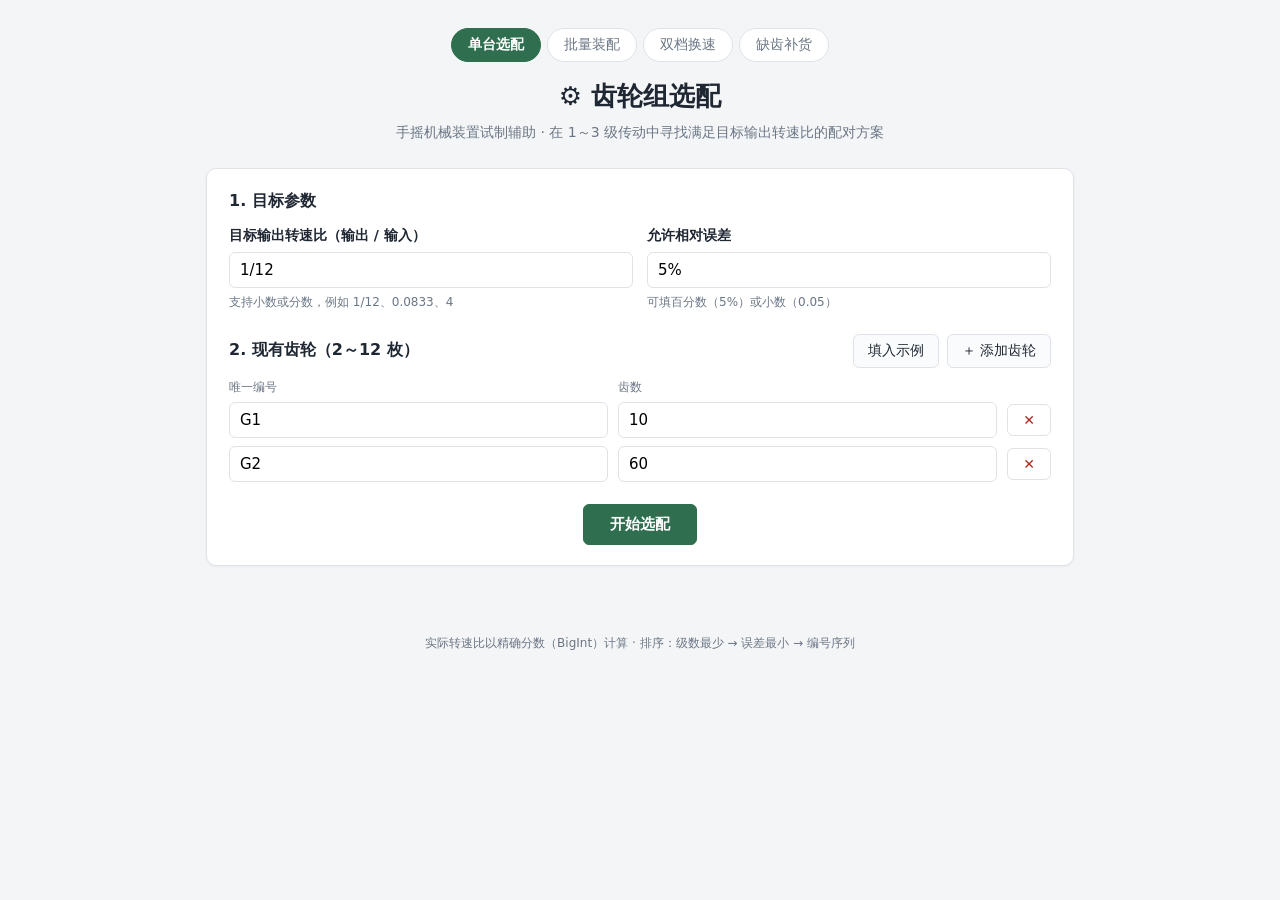
<file: public/index.html>
<!DOCTYPE html>
<html lang="zh-CN">
<head>
  <meta charset="UTF-8" />
  <meta name="viewport" content="width=device-width, initial-scale=1.0" />
  <title>齿轮组选配 · 手摇机械试制</title>
  <link rel="stylesheet" href="styles.css" />
</head>
<body>
  <header class="site-header">
    <nav class="top-nav">
      <a href="/" class="active">单台选配</a>
      <a href="/batch">批量装配</a>
      <a href="/dual-speed">双档换速</a>
      <a href="/procure">缺齿补货</a>
    </nav>
    <h1>⚙️ 齿轮组选配</h1>
    <p class="subtitle">手摇机械装置试制辅助 · 在 1～3 级传动中寻找满足目标输出转速比的配对方案</p>
  </header>

  <main>
    <form id="search-form" class="card">
      <section>
        <h2>1. 目标参数</h2>
        <div class="grid two">
          <label class="field">
            <span>目标输出转速比（输出 / 输入）</span>
            <input id="target" name="target" value="1/12" placeholder="如 0.0833 或 1/12" required />
            <small>支持小数或分数，例如 1/12、0.0833、4</small>
          </label>
          <label class="field">
            <span>允许相对误差</span>
            <input id="tolerance" name="tolerance" value="5%" placeholder="如 5% 或 0.05" required />
            <small>可填百分数（5%）或小数（0.05）</small>
          </label>
        </div>
      </section>

      <section>
        <div class="section-head">
          <h2>2. 现有齿轮（2～12 枚）</h2>
          <div class="btn-row">
            <button type="button" id="btn-example" class="btn ghost">填入示例</button>
            <button type="button" id="btn-add" class="btn ghost">＋ 添加齿轮</button>
          </div>
        </div>
        <div class="gear-grid-head">
          <span>唯一编号</span><span>齿数</span><span></span>
        </div>
        <div id="gear-rows"></div>
      </section>

      <div class="actions">
        <button type="submit" class="btn primary">开始选配</button>
      </div>

      <p id="form-error" class="alert error" hidden></p>
    </form>

    <section id="result-panel" class="card" hidden>
      <div class="section-head">
        <h2>3. 选配结果</h2>
        <span id="result-summary" class="summary"></span>
      </div>
      <p id="no-solution" class="alert warn" hidden></p>
      <p id="truncated-note" class="muted" hidden></p>
      <div id="result-list"></div>
    </section>
  </main>

  <footer class="site-footer">
    <span>实际转速比以精确分数（BigInt）计算 · 排序：级数最少 → 误差最小 → 编号序列</span>
  </footer>

  <script src="app.js"></script>
</body>
</html>
</file>
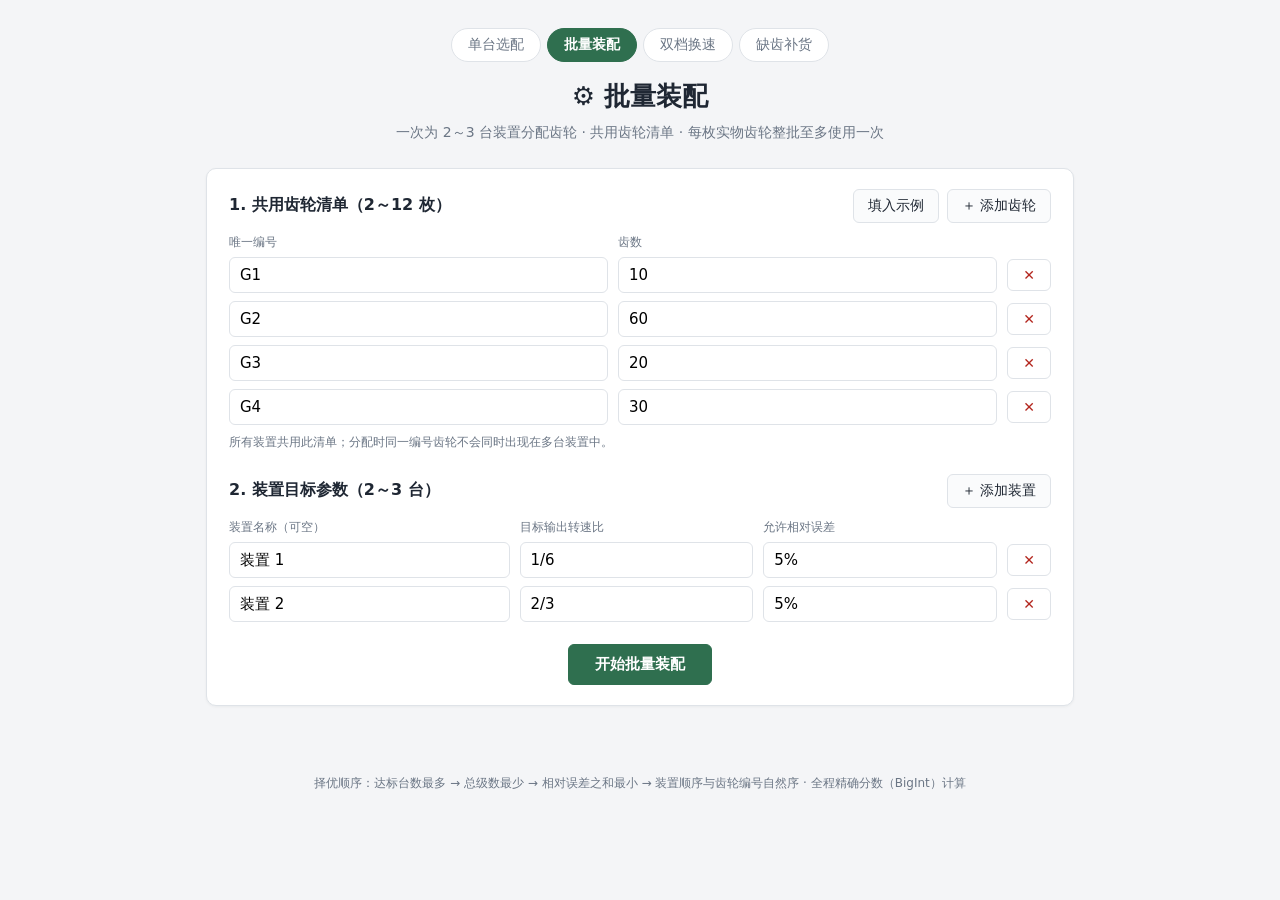
<file: public/batch.html>
<!DOCTYPE html>
<html lang="zh-CN">
<head>
  <meta charset="UTF-8" />
  <meta name="viewport" content="width=device-width, initial-scale=1.0" />
  <title>批量装配 · 齿轮组选配</title>
  <link rel="stylesheet" href="styles.css" />
</head>
<body>
  <header class="site-header">
    <nav class="top-nav">
      <a href="/">单台选配</a>
      <a href="/batch" class="active">批量装配</a>
      <a href="/dual-speed">双档换速</a>
      <a href="/procure">缺齿补货</a>
    </nav>
    <h1>⚙️ 批量装配</h1>
    <p class="subtitle">一次为 2～3 台装置分配齿轮 · 共用齿轮清单 · 每枚实物齿轮整批至多使用一次</p>
  </header>

  <main>
    <form id="batch-form" class="card">
      <section>
        <div class="section-head">
          <h2>1. 共用齿轮清单（2～12 枚）</h2>
          <div class="btn-row">
            <button type="button" id="btn-example" class="btn ghost">填入示例</button>
            <button type="button" id="btn-add-gear" class="btn ghost">＋ 添加齿轮</button>
          </div>
        </div>
        <div class="gear-grid-head">
          <span>唯一编号</span><span>齿数</span><span></span>
        </div>
        <div id="gear-rows"></div>
        <p class="muted">所有装置共用此清单；分配时同一编号齿轮不会同时出现在多台装置中。</p>
      </section>

      <section>
        <div class="section-head">
          <h2>2. 装置目标参数（2～3 台）</h2>
          <div class="btn-row">
            <button type="button" id="btn-add-device" class="btn ghost">＋ 添加装置</button>
          </div>
        </div>
        <div class="device-grid-head">
          <span>装置名称（可空）</span><span>目标输出转速比</span><span>允许相对误差</span><span></span>
        </div>
        <div id="device-rows"></div>
      </section>

      <div class="actions">
        <button type="submit" class="btn primary">开始批量装配</button>
      </div>

      <p id="form-error" class="alert error" hidden></p>
    </form>

    <section id="result-panel" class="card" hidden>
      <div class="section-head">
        <h2>3. 批量分配结果</h2>
        <span id="result-summary" class="summary"></span>
      </div>
      <div id="device-results"></div>
      <div id="unused-panel" class="unused-panel">
        <h3>未使用齿轮（<span id="unused-count">0</span> 枚）</h3>
        <div id="unused-list" class="chip-list"></div>
      </div>
    </section>
  </main>

  <footer class="site-footer">
    <span>择优顺序：达标台数最多 → 总级数最少 → 相对误差之和最小 → 装置顺序与齿轮编号自然序 · 全程精确分数（BigInt）计算</span>
  </footer>

  <script src="batch.js"></script>
</body>
</html>
</file>
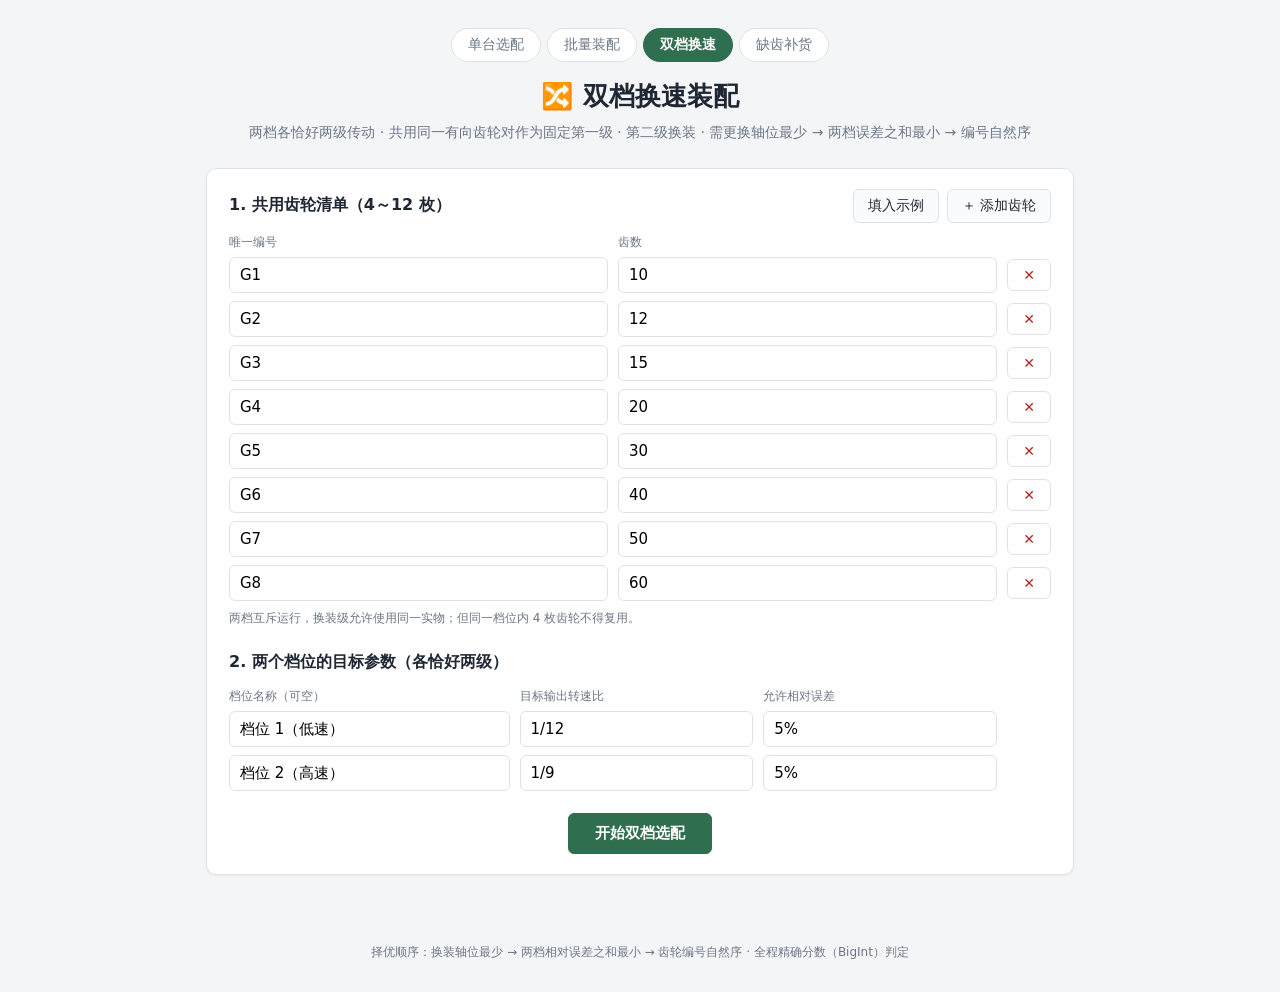
<file: public/dual-speed.html>
<!DOCTYPE html>
<html lang="zh-CN">
<head>
  <meta charset="UTF-8" />
  <meta name="viewport" content="width=device-width, initial-scale=1.0" />
  <title>双档换速 · 齿轮组选配</title>
  <link rel="stylesheet" href="styles.css" />
</head>
<body>
  <header class="site-header">
    <nav class="top-nav">
      <a href="/">单台选配</a>
      <a href="/batch">批量装配</a>
      <a href="/dual-speed" class="active">双档换速</a>
      <a href="/procure">缺齿补货</a>
    </nav>
    <h1>🔀 双档换速装配</h1>
    <p class="subtitle">两档各恰好两级传动 · 共用同一有向齿轮对作为固定第一级 · 第二级换装 · 需更换轴位最少 → 两档误差之和最小 → 编号自然序</p>
  </header>

  <main>
    <form id="dual-form" class="card">
      <section>
        <div class="section-head">
          <h2>1. 共用齿轮清单（4～12 枚）</h2>
          <div class="btn-row">
            <button type="button" id="btn-example" class="btn ghost">填入示例</button>
            <button type="button" id="btn-add-gear" class="btn ghost">＋ 添加齿轮</button>
          </div>
        </div>
        <div class="gear-grid-head">
          <span>唯一编号</span><span>齿数</span><span></span>
        </div>
        <div id="gear-rows"></div>
        <p class="muted">
          两档互斥运行，换装级允许使用同一实物；但同一档位内 4 枚齿轮不得复用。
        </p>
      </section>

      <section>
        <h2>2. 两个档位的目标参数（各恰好两级）</h2>
        <div class="device-grid-head">
          <span>档位名称（可空）</span><span>目标输出转速比</span><span>允许相对误差</span><span></span>
        </div>
        <div id="device-rows"></div>
      </section>

      <div class="actions">
        <button type="submit" class="btn primary">开始双档选配</button>
      </div>

      <p id="form-error" class="alert error" hidden></p>
    </form>

    <section id="result-panel" class="card" hidden>
      <div class="section-head">
        <h2>3. 双档换速方案</h2>
        <span id="result-summary" class="summary"></span>
      </div>
      <p id="result-banner" class="alert" hidden></p>

      <div id="plan-panel" hidden>
        <div class="fixed-panel">
          <h3 class="block-title">固定第一级（两档共用，不拆卸）</h3>
          <div id="fixed-stage" class="chip-list"></div>
        </div>

        <div id="device-results"></div>

        <div class="unused-panel">
          <h3>轴位更换情况（第二级换装）</h3>
          <div id="shaft-table"></div>
        </div>
      </div>
    </section>
  </main>

  <footer class="site-footer">
    <span>择优顺序：换装轴位最少 → 两档相对误差之和最小 → 齿轮编号自然序 · 全程精确分数（BigInt）判定</span>
  </footer>

  <script src="dual-speed.js"></script>
</body>
</html>
</file>
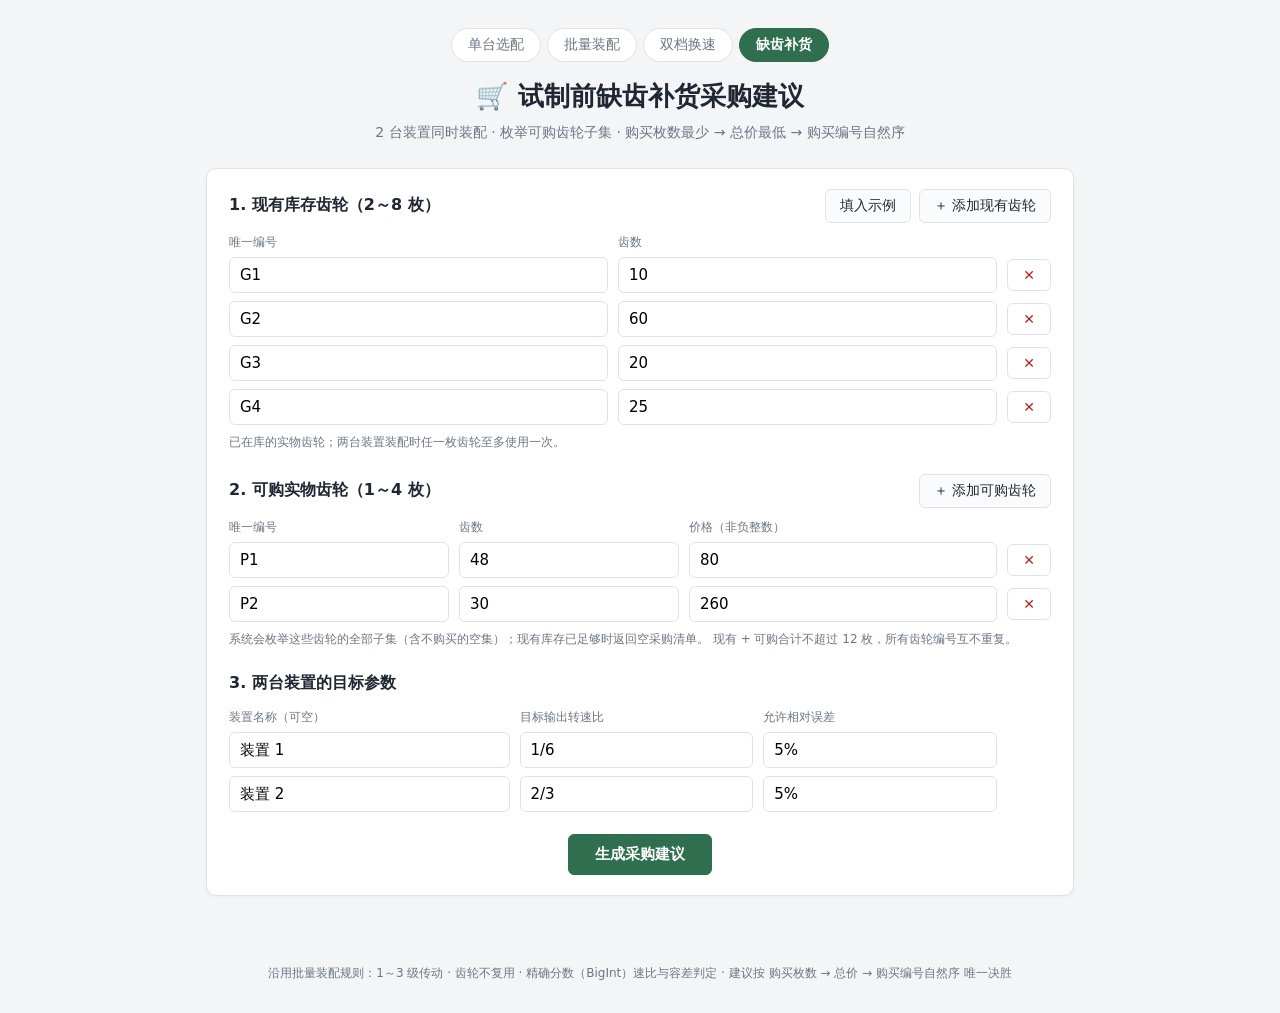
<file: public/procure.html>
<!DOCTYPE html>
<html lang="zh-CN">
<head>
  <meta charset="UTF-8" />
  <meta name="viewport" content="width=device-width, initial-scale=1.0" />
  <title>缺齿补货采购建议 · 齿轮组选配</title>
  <link rel="stylesheet" href="styles.css" />
</head>
<body>
  <header class="site-header">
    <nav class="top-nav">
      <a href="/">单台选配</a>
      <a href="/batch">批量装配</a>
      <a href="/dual-speed">双档换速</a>
      <a href="/procure" class="active">缺齿补货</a>
    </nav>
    <h1>🛒 试制前缺齿补货采购建议</h1>
    <p class="subtitle">2 台装置同时装配 · 枚举可购齿轮子集 · 购买枚数最少 → 总价最低 → 购买编号自然序</p>
  </header>

  <main>
    <form id="procure-form" class="card">
      <section>
        <div class="section-head">
          <h2>1. 现有库存齿轮（2～8 枚）</h2>
          <div class="btn-row">
            <button type="button" id="btn-example" class="btn ghost">填入示例</button>
            <button type="button" id="btn-add-existing" class="btn ghost">＋ 添加现有齿轮</button>
          </div>
        </div>
        <div class="gear-grid-head">
          <span>唯一编号</span><span>齿数</span><span></span>
        </div>
        <div id="existing-rows"></div>
        <p class="muted">已在库的实物齿轮；两台装置装配时任一枚齿轮至多使用一次。</p>
      </section>

      <section>
        <div class="section-head">
          <h2>2. 可购实物齿轮（1～4 枚）</h2>
          <div class="btn-row">
            <button type="button" id="btn-add-buyable" class="btn ghost">＋ 添加可购齿轮</button>
          </div>
        </div>
        <div class="buyable-grid-head">
          <span>唯一编号</span><span>齿数</span><span>价格（非负整数）</span><span></span>
        </div>
        <div id="buyable-rows"></div>
        <p class="muted">
          系统会枚举这些齿轮的全部子集（含不购买的空集）；现有库存已足够时返回空采购清单。
          现有 + 可购合计不超过 12 枚，所有齿轮编号互不重复。
        </p>
      </section>

      <section>
        <h2>3. 两台装置的目标参数</h2>
        <div class="device-grid-head">
          <span>装置名称（可空）</span><span>目标输出转速比</span><span>允许相对误差</span><span></span>
        </div>
        <div id="device-rows"></div>
      </section>

      <div class="actions">
        <button type="submit" class="btn primary">生成采购建议</button>
      </div>

      <p id="form-error" class="alert error" hidden></p>
    </form>

    <section id="result-panel" class="card" hidden>
      <div class="section-head">
        <h2>4. 采购建议</h2>
        <span id="result-summary" class="summary"></span>
      </div>
      <p id="result-banner" class="alert" hidden></p>

      <div id="purchase-panel" hidden>
        <h3 class="block-title">建议购买清单（<span id="purchase-count">0</span> 枚，合计 <span id="purchase-price">0</span>）</h3>
        <div id="purchase-list" class="chip-list"></div>
      </div>

      <div id="device-results"></div>

      <div id="unused-panel" class="unused-panel" hidden>
        <h3>未使用齿轮（<span id="unused-count">0</span> 枚）</h3>
        <div id="unused-list" class="chip-list"></div>
      </div>
    </section>
  </main>

  <footer class="site-footer">
    <span>沿用批量装配规则：1～3 级传动 · 齿轮不复用 · 精确分数（BigInt）速比与容差判定 · 建议按 购买枚数 → 总价 → 购买编号自然序 唯一决胜</span>
  </footer>

  <script src="procure.js"></script>
</body>
</html>
</file>
<file: public/styles.css>
:root {
  --bg: #f4f5f7;
  --card: #ffffff;
  --ink: #1f2733;
  --muted: #6b7685;
  --line: #dfe3e8;
  --brand: #2f6f4f;
  --brand-dark: #24573e;
  --accent: #e8f3ec;
  --danger: #b3261e;
  --danger-bg: #fdecea;
  --warn: #8a5a00;
  --warn-bg: #fff6e0;
  --radius: 10px;
}

* { box-sizing: border-box; }

body {
  margin: 0;
  font-family: "PingFang SC", "Microsoft YaHei", "Noto Sans CJK SC", system-ui, sans-serif;
  background: var(--bg);
  color: var(--ink);
  line-height: 1.55;
}

.site-header {
  padding: 28px 20px 12px;
  text-align: center;
}
.site-header h1 { margin: 0 0 6px; font-size: 26px; }
.subtitle { margin: 0; color: var(--muted); font-size: 14px; }

.top-nav {
  display: flex;
  justify-content: center;
  gap: 6px;
  margin-bottom: 14px;
}
.top-nav a {
  padding: 5px 16px;
  border-radius: 999px;
  border: 1px solid var(--line);
  background: #fff;
  color: var(--muted);
  text-decoration: none;
  font-size: 14px;
}
.top-nav a:hover { border-color: #b9c1cc; color: var(--ink); }
.top-nav a.active {
  background: var(--brand);
  border-color: var(--brand);
  color: #fff;
  font-weight: 600;
}

main {
  max-width: 900px;
  margin: 0 auto;
  padding: 12px 16px 40px;
}

.card {
  background: var(--card);
  border: 1px solid var(--line);
  border-radius: var(--radius);
  padding: 20px 22px;
  margin-bottom: 18px;
  box-shadow: 0 1px 3px rgba(20, 30, 40, 0.05);
}

h2 { font-size: 16px; margin: 0 0 12px; }

.grid.two {
  display: grid;
  grid-template-columns: 1fr 1fr;
  gap: 14px;
}
@media (max-width: 640px) {
  .grid.two { grid-template-columns: 1fr; }
}

.field { display: flex; flex-direction: column; gap: 5px; }
.field > span { font-size: 14px; font-weight: 600; }
.field small { color: var(--muted); font-size: 12px; }

input[type="text"], input[type="number"], input:not([type]) {
  width: 100%;
  padding: 8px 10px;
  border: 1px solid var(--line);
  border-radius: 6px;
  font-size: 15px;
  font-family: inherit;
}
input:focus { outline: 2px solid var(--brand); outline-offset: 0; border-color: var(--brand); }

section + section { margin-top: 22px; }

.section-head {
  display: flex;
  align-items: center;
  justify-content: space-between;
  gap: 12px;
  flex-wrap: wrap;
}
.section-head h2 { margin: 0; }

.btn-row { display: flex; gap: 8px; }

.btn {
  border-radius: 6px;
  padding: 7px 14px;
  font-size: 14px;
  cursor: pointer;
  border: 1px solid var(--line);
  background: #fff;
  color: var(--ink);
  font-family: inherit;
}
.btn:hover { border-color: #b9c1cc; }
.btn.ghost { background: #fafbfc; }
.btn.primary {
  background: var(--brand);
  border-color: var(--brand);
  color: #fff;
  font-weight: 600;
  padding: 10px 26px;
  font-size: 15px;
}
.btn.primary:hover { background: var(--brand-dark); }
.btn.danger-ghost { color: var(--danger); }

.gear-grid-head,
.gear-row {
  display: grid;
  grid-template-columns: 1fr 1fr 44px;
  gap: 10px;
  align-items: center;
}
.gear-grid-head {
  margin: 10px 0 6px;
  font-size: 12px;
  color: var(--muted);
}
.gear-row { margin-bottom: 8px; }

.actions { margin-top: 22px; text-align: center; }

.alert {
  margin-top: 14px;
  padding: 10px 14px;
  border-radius: 6px;
  font-size: 14px;
}
.alert.error { background: var(--danger-bg); color: var(--danger); border: 1px solid #f3c2bd; }
.alert.warn { background: var(--warn-bg); color: var(--warn); border: 1px solid #f0ddaa; }
.alert.ok { background: var(--accent); color: var(--brand-dark); border: 1px solid #a9d3bb; }

.muted { color: var(--muted); font-size: 12px; margin: 8px 0 0; }

.summary { font-size: 13px; color: var(--muted); }

.solution {
  border: 1px solid var(--line);
  border-radius: 8px;
  padding: 14px 16px;
  margin-top: 12px;
}
.solution.best { border-color: var(--brand); background: var(--accent); }

.solution-head {
  display: flex;
  justify-content: space-between;
  align-items: baseline;
  gap: 10px;
  flex-wrap: wrap;
  margin-bottom: 8px;
}
.solution-title { font-weight: 700; font-size: 15px; }
.badge {
  display: inline-block;
  font-size: 12px;
  font-weight: 600;
  padding: 1px 8px;
  border-radius: 999px;
  background: var(--brand);
  color: #fff;
  margin-right: 6px;
}
.solution-meta { font-size: 13px; color: var(--muted); }
.solution-meta strong { color: var(--ink); }

table.pairs { width: 100%; border-collapse: collapse; margin-top: 6px; font-size: 14px; }
table.pairs th, table.pairs td {
  border: 1px solid var(--line);
  padding: 6px 10px;
  text-align: center;
}
table.pairs th { background: #f0f2f5; font-weight: 600; }
.gear-id { font-family: ui-monospace, SFMono-Regular, Menlo, Consolas, monospace; }
.frac { font-family: ui-monospace, SFMono-Regular, Menlo, Consolas, monospace; white-space: nowrap; }

.site-footer {
  text-align: center;
  color: var(--muted);
  font-size: 12px;
  padding: 10px 0 30px;
}

/* ---------------- 批量装配 ---------------- */

.device-grid-head,
.device-row {
  display: grid;
  grid-template-columns: 1.2fr 1fr 1fr 44px;
  gap: 10px;
  align-items: center;
}
.device-grid-head {
  margin: 10px 0 6px;
  font-size: 12px;
  color: var(--muted);
}
.device-row { margin-bottom: 8px; }
@media (max-width: 640px) {
  .device-grid-head,
  .device-row { grid-template-columns: 1fr 1fr; }
}

.solution.miss { border-color: #e5c07b; background: var(--warn-bg); }

.badge.badge-ok { background: var(--brand); }
.badge.badge-miss {
  background: var(--warn);
}

.unused-panel { margin-top: 18px; }
.unused-panel h3 { font-size: 14px; margin: 0 0 8px; }
.chip-list { display: flex; flex-wrap: wrap; gap: 8px; }
.chip {
  display: inline-block;
  padding: 3px 12px;
  border-radius: 999px;
  border: 1px solid var(--line);
  background: #fafbfc;
  font-size: 13px;
  font-family: ui-monospace, SFMono-Regular, Menlo, Consolas, monospace;
}
.chip-buy {
  border-color: var(--brand);
  background: var(--accent);
  color: var(--brand-dark);
  font-weight: 600;
}

/* ---------------- 缺齿补货采购建议 ---------------- */

.buyable-grid-head,
.buyable-row {
  display: grid;
  grid-template-columns: 1fr 1fr 1.4fr 44px;
  gap: 10px;
  align-items: center;
}
.buyable-grid-head {
  margin: 10px 0 6px;
  font-size: 12px;
  color: var(--muted);
}
.buyable-row { margin-bottom: 8px; }
@media (max-width: 640px) {
  .buyable-grid-head,
  .buyable-row { grid-template-columns: 1fr 1fr; }
}

.block-title { font-size: 14px; margin: 16px 0 8px; }

/* ---------------- 双档换速 ---------------- */

.fixed-panel {
  border: 1px solid var(--brand);
  background: var(--accent);
  border-radius: 8px;
  padding: 12px 16px;
  margin-top: 12px;
}
.fixed-panel .block-title { margin-top: 0; color: var(--brand-dark); }
.stage-arrow {
  align-self: center;
  font-size: 16px;
  font-weight: 700;
  color: var(--brand-dark);
}
.fixed-panel .chip-list { align-items: center; }
.fixed-panel .muted { margin: 0; align-self: center; }
</file>
